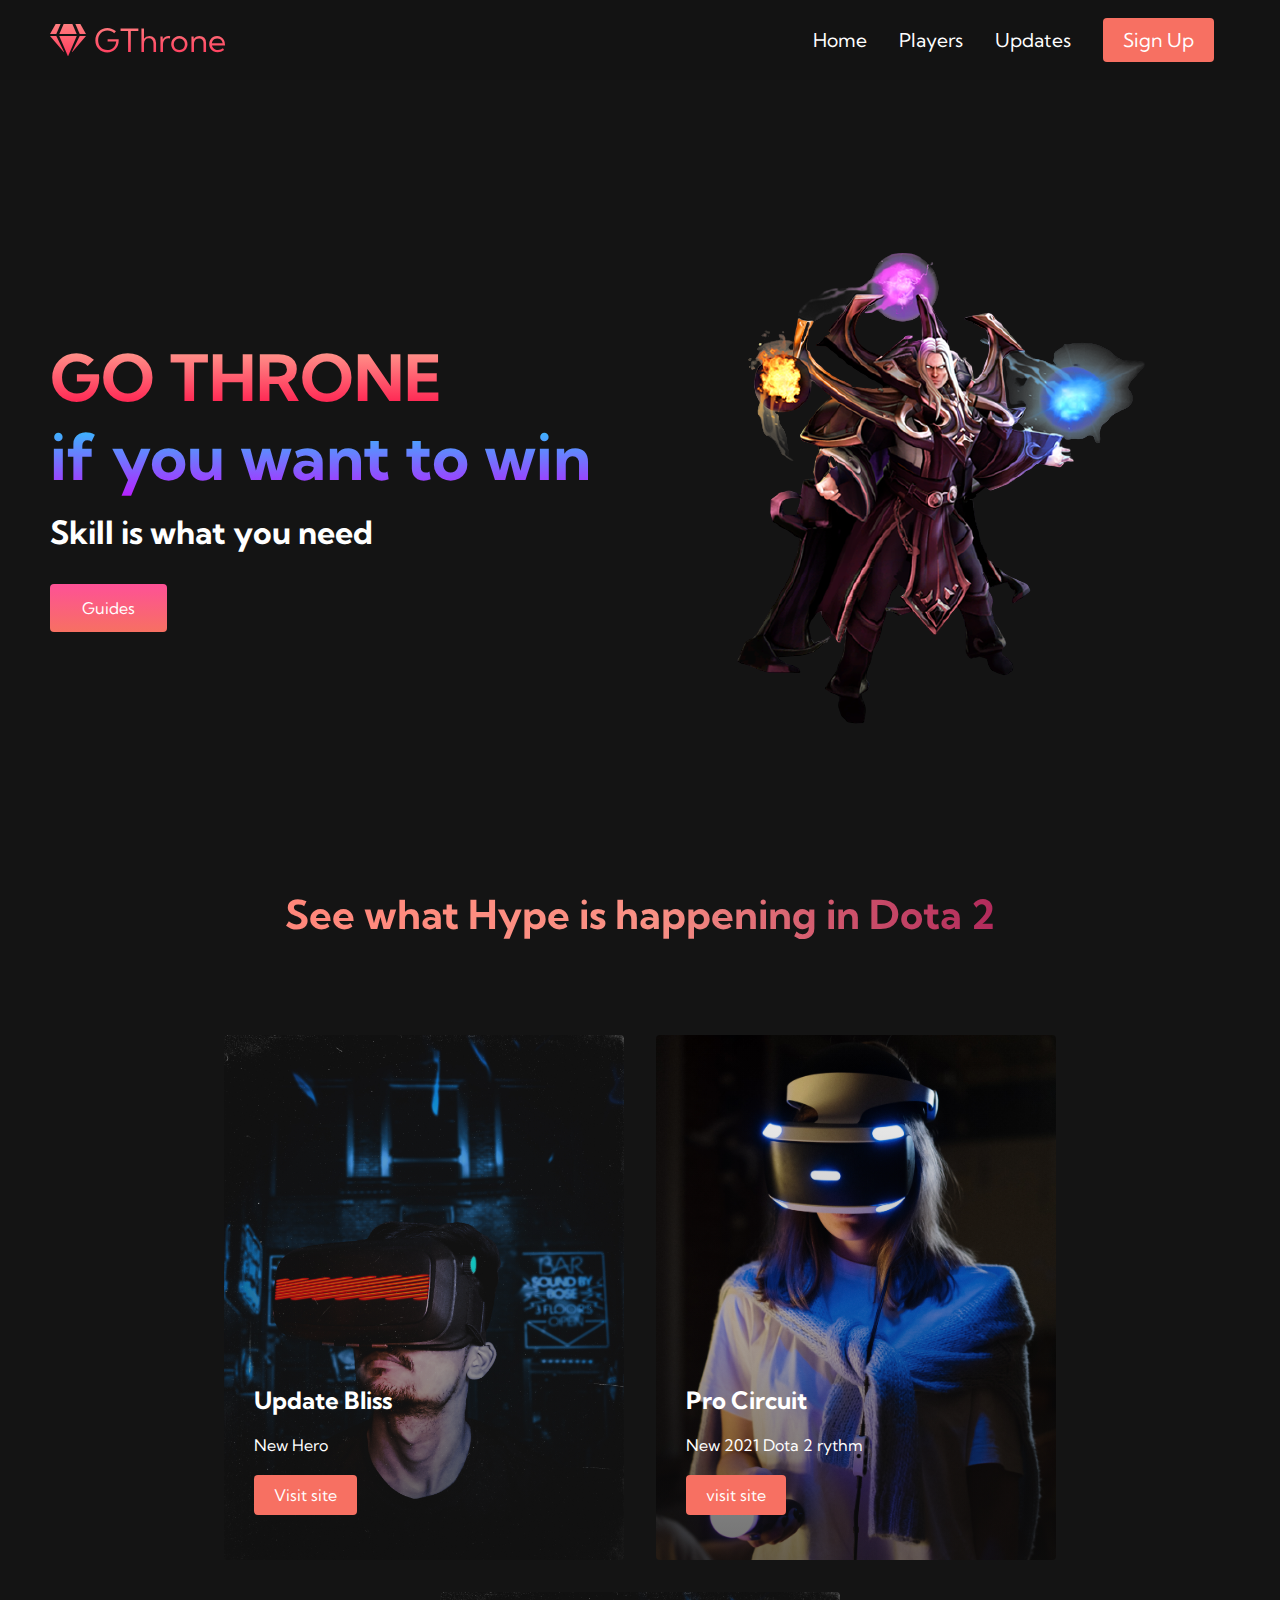
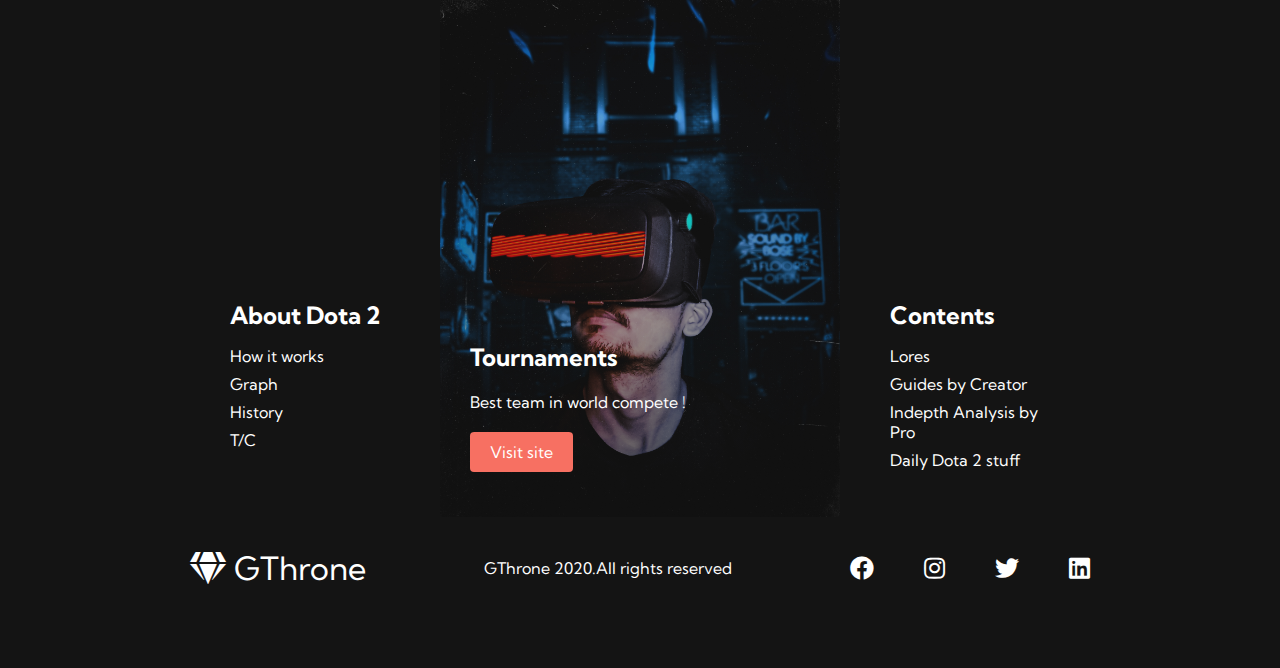
<file: index.html>
<html lang="en">
<head>
    <meta charset="UTF-8">
    <meta name="viewport" content="width=device-width, initial-scale=1.0">
    <link rel="stylesheet" href="./css/style.css">
    <link rel="stylesheet" href="https://use.fontawesome.com/releases/v5.15.1/css/all.css">
    <link href="https://fonts.googleapis.com/css2?family=Kumbh+Sans:wght@300&display=swap" rel="stylesheet">
    <title>GThroneNExt</title>
</head>
<body>
 
    <!----navigation Bar here-->

    <nav class="navbar">
        <div class="navbar__container">

            <a href="/" id="navbar__logo">
                <i class="fas fa-gem"></i>
                 GThrone
            </a>

            <div class="navbar__toggle" id="mobile-menu">
                <span class="bar"></span>
                <span class="bar"></span>
                <span class="bar"></span>
            </div>

            <ul class="navbar__menu">
                <li class="navbar__item">
                    <a href="index.html" class="navbar__links">Home
                    </a>
                </li>
                <li class="navbar__item">
                    <a href="player.html" class="navbar__links">Players
                    </a>
                </li>
                <li class="navbar__item">
                    <a href="#" class="navbar__links">Updates
                    </a>
                </li>
                <li class="navbar__btn">
                    <a href="#" class="button">Sign Up
                    </a>
                </li>
            </ul>

        </div>
    </nav>

    <!----Header  here !-->
    <div class="main">
        <div class="main__container">

            <div class="main__content">
                <h1>GO THRONE</h1>
                <h2>if you want to win</h2>
                <p>Skill is what you need</p>
                <button class="main__btn">
                    <a href="#">
                        Guides
                    </a>
                </button>
            </div>

            <div class="main__img--container">
              <img src="./image/invoker-removebg-preview.png" alt="pic" id="main__img">  
            </div>

        </div>
    </div>


    <!--services section-->

        <div class="services">
            <h1>See what Hype is happening in Dota 2</h1>
            <div class="services__container">
                <div class="services__card">
                    <h2>Update Bliss</h2>
                    <p>New Hero</p>
                    <button>Visit site</button>
                </div>
                <div class="services__card">
                    <h2>Pro Circuit</h2>
                    <p>New 2021 Dota 2 rythm</p>
                    <button>visit site</button>
                </div>
                <div class="services__card">
                    <h2>Tournaments</h2>
                    <p>Best team in world compete ! </p>
                    <button>Visit site</button>
                </div>
            </div>
        </div>


        <!---footer-->
        <div class="footer__container">
            <div class="footer__links">

                <div class="footer__link--wrapper">

                    <div class="footer__link--items">
                        <h2>About Dota 2</h2>
                        <a href="/">How it works</a>
                        <a href="/">Graph</a>
                        <a href="/">History</a>
                        <a href="/">T/C</a>
                    </div>

                    <div class="footer__link--items">
                        <h2>Us</h2>
                        <a href="/">Who we ?</a>
                        <a href="/">Why we made ?</a>
                        <a href="/">Contact</a>
                        <a href="/">stats</a>
                    </div>

                </div>

                 <div class="footer__link--wrapper">

                    <div class="footer__link--items">
                        <h2>Your Career </h2>
                        <a href="/">As player</a>
                        <a href="/">As Streamer</a>
                        <a href="/">As Coach</a>
                        <a href="/">As Caster/Analayst</a>
                    </div>

                    <div class="footer__link--items">
                        <h2>Contents</h2>
                        <a href="/">Lores</a>
                        <a href="/">Guides by Creator</a>
                        <a href="/">Indepth Analysis by Pro</a>
                        <a href="/">Daily Dota 2 stuff</a>
                    </div>

                </div>

            </div>
            <div class="social__media">
                <div class="social__media--wrap">
                    <div class="footer__logo">
                        <a href="" id="footer__logo"><i class="fas fa-gem"></i>GThrone</a>
                    </div>
                    <p class="website__right">GThrone 2020.All rights reserved</p>
                    <div class="social__icons">
                        <a href="" class="social__icons--link" target="_blank">
                            <i class="fab fa-facebook"></i>
                        </a>
                        <a href="" class="social__icons--link" target="_blank">
                            <i class="fab fa-instagram"></i>
                        </a>
                        <a href="" class="social__icons--link" target="_blank">
                            <i class="fab fa-twitter"></i>
                        </a>
                        <a href="" class="social__icons--link" target="_blank">
                            <i class="fab fa-linkedin"></i>
                        </a>
                    </div>
                </div>
            </div>
        </div>

      

<script src="/js/script.js"></script>
</body>
</html>
</file>
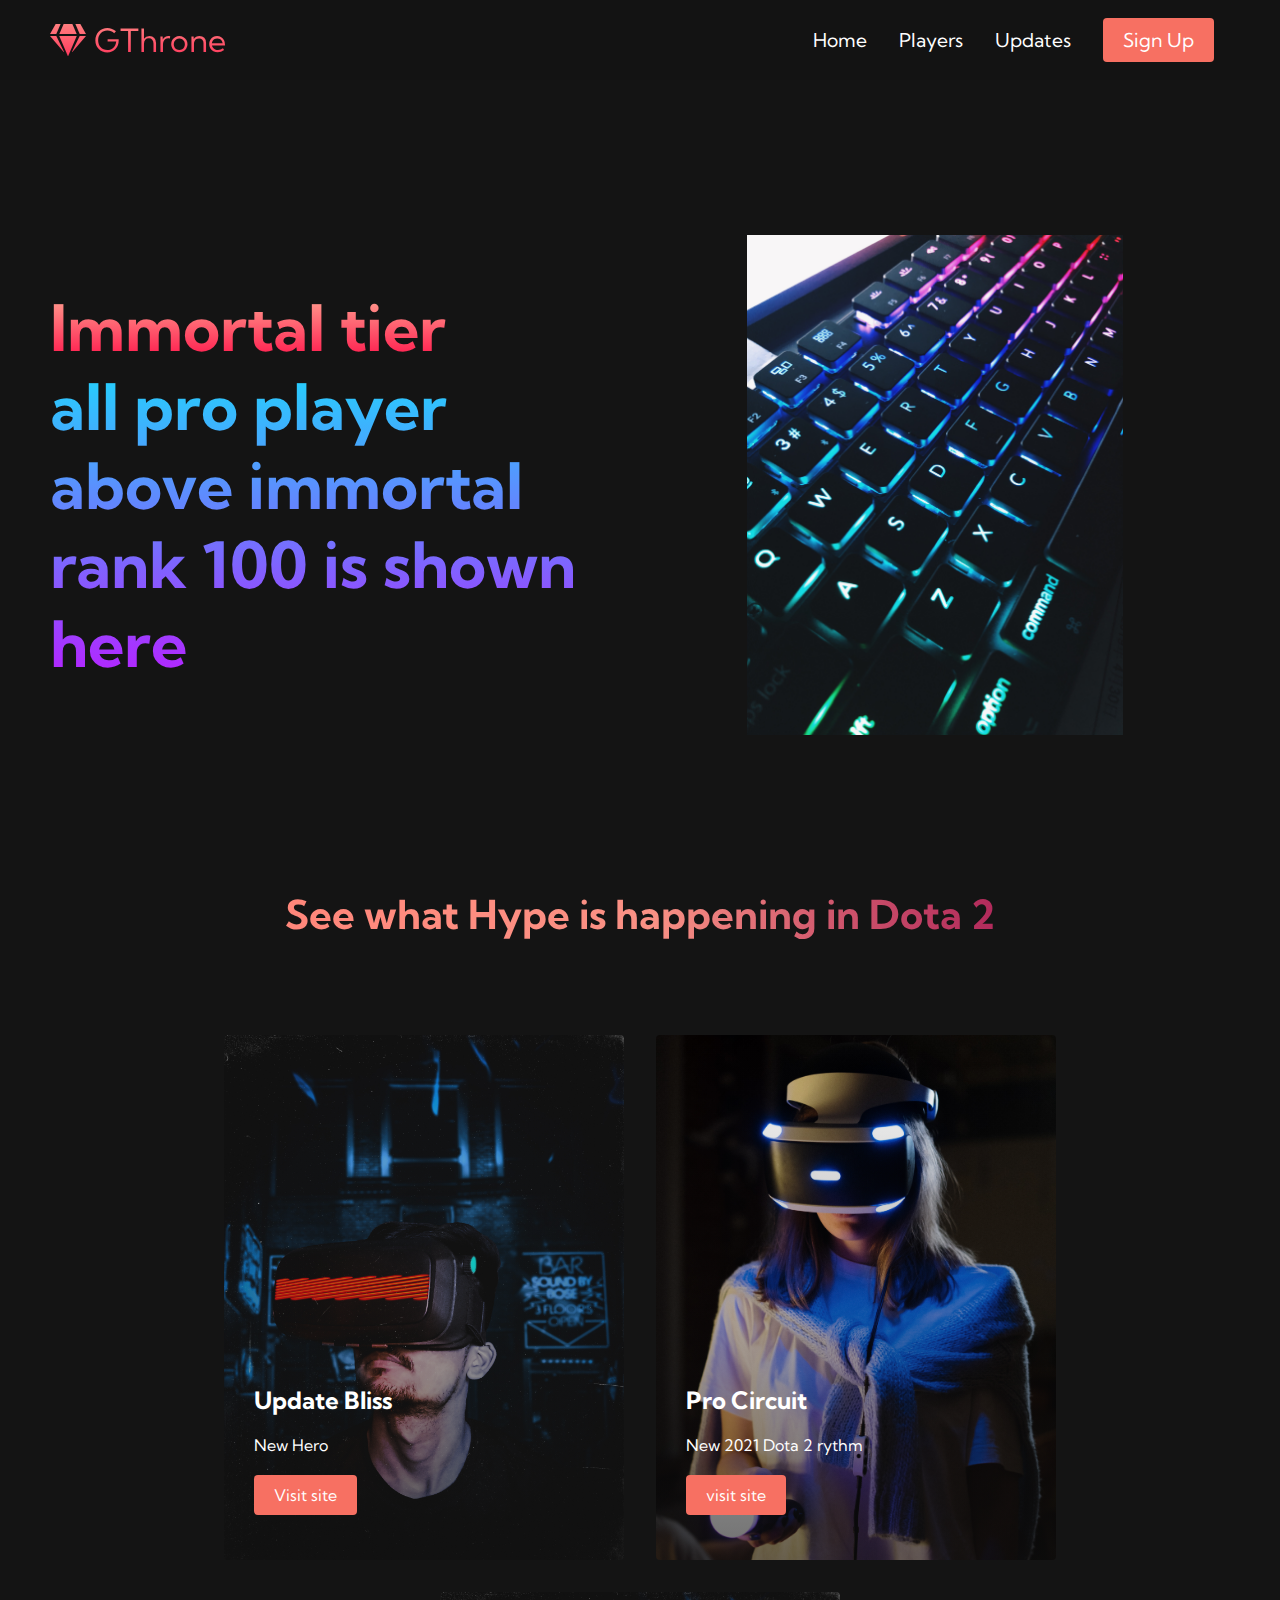
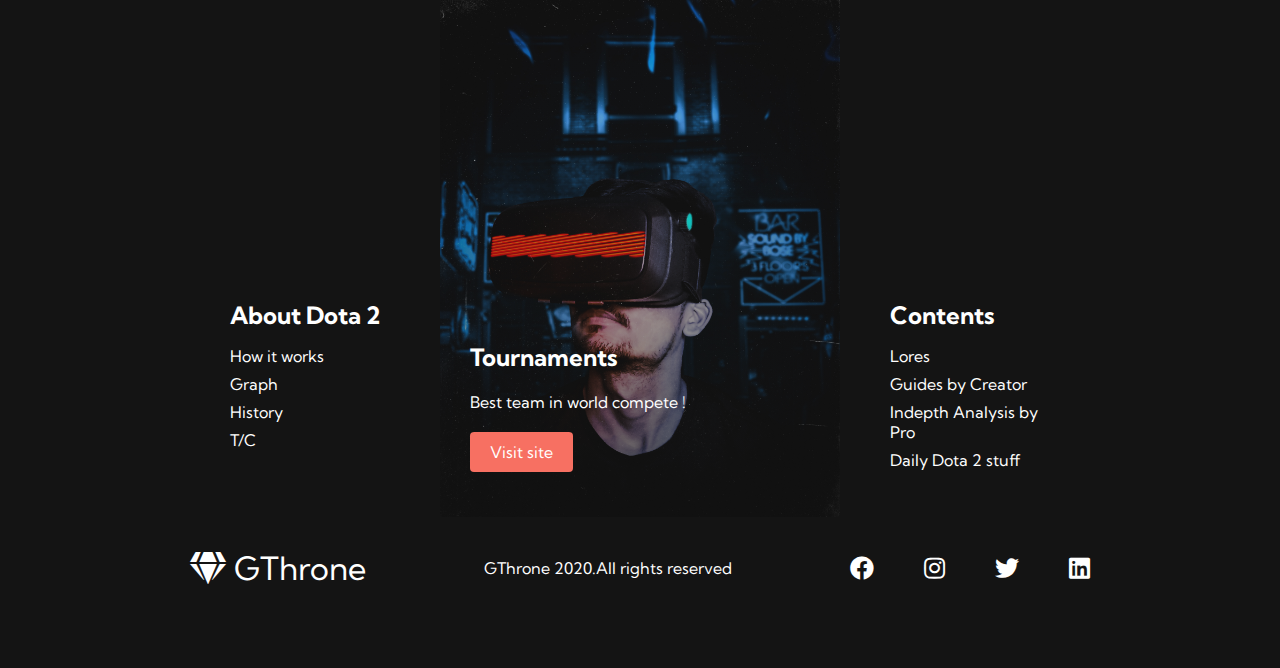
<file: player.html>
<html lang="en">
<head>
    <meta charset="UTF-8">
    <meta name="viewport" content="width=device-width, initial-scale=1.0">
    <link rel="stylesheet" href="./css/style.css">
    <link rel="stylesheet" href="https://use.fontawesome.com/releases/v5.15.1/css/all.css">
    <link href="https://fonts.googleapis.com/css2?family=Kumbh+Sans:wght@300&display=swap" rel="stylesheet">
    <title>GThroneNExt</title>
</head>
<body>
 
    <!----navigation Bar here-->

    <nav class="navbar">
        <div class="navbar__container">

            <a href="/" id="navbar__logo">
                <i class="fas fa-gem"></i>
                 GThrone
            </a>

            <div class="navbar__toggle" id="mobile-menu">
                <span class="bar"></span>
                <span class="bar"></span>
                <span class="bar"></span>
            </div>

            <ul class="navbar__menu">
                <li class="navbar__item">
                    <a href="/" class="navbar__links">Home
                    </a>
                </li>
                <li class="navbar__item">
                    <a href="player.html" class="navbar__links">Players
                    </a>
                </li>
                <li class="navbar__item">
                    <a href="#" class="navbar__links">Updates
                    </a>
                </li>
                <li class="navbar__btn">
                    <a href="#" class="button">Sign Up
                    </a>
                </li>
            </ul>

        </div>
    </nav>

    <!----Header  here !-->
    <div class="main">
        <div class="main__container">

            <div class="main__content">
                <h1>Immortal tier </h1>
                <h2>all  pro player above immortal rank 100 is shown here</h2>
            </div>

            <div class="main__img--container">
              <img src="image/pic2.jpg" alt="pic" id="main__img">  
            </div>

        </div>
    </div>


    <!--services section-->

        <div class="services">
            <h1>See what Hype is happening in Dota 2</h1>
            <div class="services__container">
                <div class="services__card">
                    <h2>Update Bliss</h2>
                    <p>New Hero</p>
                    <button>Visit site</button>
                </div>
                <div class="services__card">
                    <h2>Pro Circuit</h2>
                    <p>New 2021 Dota 2 rythm</p>
                    <button>visit site</button>
                </div>
                <div class="services__card">
                    <h2>Tournaments</h2>
                    <p>Best team in world compete ! </p>
                    <button>Visit site</button>
                </div>
            </div>
        </div>


        <!---footer-->
        <div class="footer__container">
            <div class="footer__links">

                <div class="footer__link--wrapper">

                    <div class="footer__link--items">
                        <h2>About Dota 2</h2>
                        <a href="/">How it works</a>
                        <a href="/">Graph</a>
                        <a href="/">History</a>
                        <a href="/">T/C</a>
                    </div>

                    <div class="footer__link--items">
                        <h2>Us</h2>
                        <a href="/">Who we ?</a>
                        <a href="/">Why we made ?</a>
                        <a href="/">Contact</a>
                        <a href="/">stats</a>
                    </div>

                </div>

                 <div class="footer__link--wrapper">

                    <div class="footer__link--items">
                        <h2>Your Career </h2>
                        <a href="/">As player</a>
                        <a href="/">As Streamer</a>
                        <a href="/">As Coach</a>
                        <a href="/">As Caster/Analayst</a>
                    </div>

                    <div class="footer__link--items">
                        <h2>Contents</h2>
                        <a href="/">Lores</a>
                        <a href="/">Guides by Creator</a>
                        <a href="/">Indepth Analysis by Pro</a>
                        <a href="/">Daily Dota 2 stuff</a>
                    </div>

                </div>

            </div>
            <div class="social__media">
                <div class="social__media--wrap">
                    <div class="footer__logo">
                        <a href="" id="footer__logo"><i class="fas fa-gem"></i>GThrone</a>
                    </div>
                    <p class="website__right">GThrone 2020.All rights reserved</p>
                    <div class="social__icons">
                        <a href="" class="social__icons--link" target="_blank">
                            <i class="fab fa-facebook"></i>
                        </a>
                        <a href="" class="social__icons--link" target="_blank">
                            <i class="fab fa-instagram"></i>
                        </a>
                        <a href="" class="social__icons--link" target="_blank">
                            <i class="fab fa-twitter"></i>
                        </a>
                        <a href="" class="social__icons--link" target="_blank">
                            <i class="fab fa-linkedin"></i>
                        </a>
                    </div>
                </div>
            </div>
        </div>

      

<script src="/js/script.js"></script>
</body>
</html>
</file>
<file: css/style.css>
*{
    margin: 0;
    padding: 0;
    box-sizing: border-box;
    font-family: 'Kumbh Sans',sans-serif;
}

.navbar{
    background: #131313;
    height: 80px;
    display: flex;
    justify-content: center;
    align-items: center;
    font-size: 1.2rem;
    position: sticky;
    top: 0;
    z-index: 999;
}

.navbar__container{
    display: flex;
    justify-content: space-between;
    height: 80px;
    z-index: 1;
    width: 100%;
    max-width: 1300px;
    margin: 0 auto;
    padding: 0 50px;
}

#navbar__logo{
    background-color:#ff8177;
    background-image: linear-gradient(to top,#ff0844 0%,#ffb199 100%);
    background-size: 100%;
    -webkit-background-clip: text;
    -moz-background-clip: text;
    -webkit-text-fill-color: transparent;
    -moz-text-fill-color: transparent;
    display: flex;
    align-items: center;
    cursor: pointer;
    text-decoration:none;
    font-size: 2rem;
}

.fa-gem{
    margin-right: 0.5rem;
}

.navbar__menu{
    display: flex;
    align-items: center;
    list-style: none;
    text-align: center;
}

.navbar__item{
    height: 80px;
}

.navbar__links{
    color: #fff;
    display: flex;
    align-items: center;
    justify-content: center;
    text-decoration: none;
    padding: 0 1rem;
    height: 100%;
}

.navbar__btn{
    display: flex;
    justify-content: center;
    align-items: center;
    padding: 0 1rem;
    width: 100%;
}

.button{
    display: flex;
    justify-content: center;
    align-items: center;
    text-decoration: none;
    padding: 10px 20px;
    height: 100%;
    width: 100%;
    border: none;
    outline: none;
    border-radius: 4px;
    background: #f77062;
    color: #fff;
}

.button:hover{
    background: #4837ff;
    transition: all 0.3s ease;
}

.navbar__links:hover{
    color: #f77062;
    transition: all 0.3s ease;
}

@media screen and (max-width: 960px){
    .navbar__container{
        display: flex;
        justify-content: space-between;
        height: 80px;
        z-index: 1;
        width: 100%;
        max-width: 1300px;
        padding: 0;
    }

    .navbar__menu{
        display: grid;
        grid-template-columns: auto;
        margin: 0;
        width: 100%;
        position: absolute;
        top: -1800px;
        opacity: 0;
        background: #131313;
        transition: all 0.5s ease;
        height: 50vh;
        z-index: -1;
    }

    .navbar__menu.active{
        background: #131313;
        top: 100%;
        opacity: 1;
        transition: all 0.5s ease;
        z-index: 99;
        height: 50vh;
        font-size: 1.6rem;
    }

    #navbar__logo{
        padding-left: 25px;
    }

    .navbar__toggle .bar{
        width: 25px;
        height: 3px;
        margin: 5px auto;
        transition: all 0.3s ease-in-out;
        background: #fff;
    }

    .navbar__item{
        width: 100%;
    }

    .navbar__links{
        text-align: center;
        padding: 2rem;
        width: 100%;
        display: table;
    }

    #mobile-menu{
        position: absolute;
        top: 20%;
        right: 5%;
        transform: translate(5%,20%);
    }

    .navbar__btn{
        padding-bottom: 2rem;
    }

    .button{
        display: flex;
        justify-content: center;
        align-items: center;
        width: 80%;
        height: 80px;
        margin: 0;
    }

    .navbar__toggle .bar{
        display: block;
        cursor: pointer;
    }

    #mobile-menu.is-active .bar:nth-child(2){
        opacity: 0;
    }

    #mobile-menu.is-active .bar:nth-child(1){
        transform: translateY(8px) rotate(45deg);
    }

    #mobile-menu.is-active .bar:nth-child(3){
        transform: translateY(-8px) rotate(-45deg);
    }

}



/* header css */

.main{
    background-color: #141414;
}

 .main__container{
    display: grid;
    grid-template-columns: 1fr 1fr;
    align-items: center;
    justify-self: center;
    margin: 0 auto;
    height: 90%;
    background-color: #141414;
    z-index: 1;
    width: 100%;
    max-width: 1300px;
    padding: 0 50px;
}

.main__content h1{
    font-size: 4rem;
    background-color: #ff8177;
    background-image: linear-gradient(to top,#ff0844 0%, #ffb199 100%);
    background-size: 100%;
    -webkit-background-clip:text;
    -moz-background-clip:text;
    -webkit-text-fill-color:transparent;
    -moz-text-fill-color:transparent;
}

.main__content h2{
    font-size: 4rem;
    background-color: #ff8177;
    background-image: linear-gradient(to top,#b721ff 0%, #21d4fd 100%);
    background-size: 100%;
    -webkit-background-clip:text;
    -moz-background-clip:text;
    -webkit-text-fill-color:transparent;
    -moz-text-fill-color:transparent;
}

.main__content p{
    margin-top: 1rem;
    font-size: 2rem;
    font-weight: 700;
    color: white;
}

 .main__btn{
    font-size: 1rem;
    background-image: linear-gradient(to top,#f77062 0%, #fe5196 100%);
    padding: 14px 32px;
    border: none;
    border-radius: 4px;
    color: #fff;
    margin-top: 2rem;
    cursor: pointer;
    position:relative;
    transition: all 0.35s;
    outline: none;
}

.main__btn a{
    position: relative;
    z-index: 2;
    color: white;
    text-decoration: none;
}

.main__btn:after{
    position: absolute;
    content: '';
    top: 0;
    left: 0;
    width: 0;
    height: 100%;
    background: #4837ff;
    transition: all 0.35s;    
    border-radius: 4px;
}

.main__btn:hover{
    color: #fff;
}

.main__btn:hover:after{
    width: 100%;
} 

.main__img--container{
    text-align: center;
}

#main__img{
    
    height: 500px;
}

/*mobile responsive */
@media screena and (max-width:768px){
    .main__container{
        display: grid;
        grid-template-columns:auto;
        align-items: center;
        justify-self: center;
        width: 100%;
        margin: 0 auto;
        height: 90vh;
    }

    .main__content{
        text-align: center;
        margin-bottom: 4rem;
    }

    .main__content h1{
        font-size: 2.5rem;
        margin-top: 2rem;
    }

    .main__content h2{
        font-size: 3rem;
    }

    .main__content p{
        margin-top: 1rem;
        font-size: 1.5rem;
    }

}

@media screen and (max-width:480px){
    .main__content h1{
        font-size: 2rem;
        margin-top: 3rem;
    }

    .main__content h2{
        font-size: 2em;
    }

    .main__content p{
        margin-top: 2rem;
        font-size: 1.5rem;
    }

    .main__btn{
        padding: 12px 36px;
        margin: 2.5rem 0;
    }
}

/* services section css */
.services{
     background: #141414;
    display: flex;
    flex-direction: column;
    align-items: center;
    height: 100vh;
}

.services h1{
    background-color: #ff8177;
    background-image: linear-gradient(to right,#ff8177 0%,
    #ff867a 0%,
    #ff8c7f 21%,
    #f99185 52%,
    #cf556c 78%,
   #b12a5b 100%
    );
    background-size: 100%;
    margin-bottom: 5rem;
    font-size: 2.5rem;
    -webkit-background-clip:text;
    -moz-background-clip:text;
    -webkit-text-fill-color:transparent;
    -moz-text-fill-color:transparent;
}

.services__container{
    display: flex;
    justify-content: center;
    flex-wrap: wrap;
}

.services__card{
    margin: 1rem;
    height: 525px;
    width: 400px;
    border-radius: 4px;
    background-image: linear-gradient(to bottom,
    rgba(0,0,0,0) 0%,
    rgba(17,17,17,0.6)100%), url('../image/pic3.jpg');
    background-size: cover;
    position: relative;
    color: #fff;
}

.services__card:nth-child(2){
    background-image: linear-gradient(to bottom,
    rgba(0,0,0,0) 0%,
    rgba(17,17,17,0.6)100%), url('../image/pic4.jpg');
}

.services h2{
    position: absolute;
    top: 350px;
    left: 30px;
}

.services__card p{
    position: absolute;
    top: 400px;
    left: 30px;
}

.services__card button{
    color: #fff;
    padding: 10px 20px;
    border: none;
    outline: none;
    border-radius: 4px;
    background:#f77062;
    position: absolute;
    top: 440px;
    left: 30px;
    font-size: 1rem;
    cursor: pointer;
}

.services__card:hover{
    transform: scale(1.075);
    transition: 0.2s ease-in;
    cursor: pointer;
}

@media screen and (max-width:960px){
    .services{
        height: 1600px;
    }

    .services h1{
        font-size: 2rem;
        margin-top: 12rem;
    }
}

@media screen and (max-width:480px){
    .services{
        height: 1400px;
    }

    .services h1{
        font-size: 1.2rem;
    }

    .services__card{
        width: 300px;
    }
}

/* footer css */
.footer__container{
    background-color: #141414;
    padding: 5rem 0;
    display: flex;
    flex-direction: column;
    justify-content: center;
    align-items: center;
}

#footer__logo{
    color: #fff;
    display: flex;
    align-items: center;
    cursor: pointer;
    text-decoration: none;
    font-size: 2rem;
}

 .footer__links{
    width: 100%;
    max-width: 1300px;
    display: flex;
    justify-content: center;
}

.footer__link--wrapper{
    display: flex;
}

.footer__link--items{
    display: flex;
    flex-direction: column;
    align-items: flex-start;
    margin: 30px;
    text-align: left;
    width: 160px;
    box-sizing: border-box;
}  

.footer__link--items h2{
    margin-bottom:16px
}

.footer__link--items > h2{
    color: #fff;
}
.footer__link--items > a{
    color: #fff;
    text-decoration: none;
    margin-bottom: 0.5rem;
}

.footer__link--items a:hover{
    color: #e9e9e9;
    transition: 0.3s ease-out;
}

/*social icons */

.social__icons--link{
    color: #fff;
    font-size: 24px;
}

.social__media{
    max-width: 1000px;
    width: 100%;
}

.social__media--wrap{
    display: flex;
    justify-content: space-between;
    align-items: center;
    width: 90%;
    max-width: 1000px;
    margin: 40px auto 0 auto;
}

.social__icons{
    display: flex;
    justify-content: space-between;
    align-items: center;
    width: 240px;
}

.social__logo{
    color: #fff;
    justify-self: flex-start;
    margin-left: 20px;
    cursor: pointer;
    text-decoration: none;
    display: flex;
    align-items: center;
    margin-bottom: 16px;
}

.website__right{
    color: #fff;
}

@media screen and (max-width:820px){
    .footer__links{
        padding-top: 2rem;
    }

    #footer__logo{
        margin-bottom: 2rem;
    }

    .footer__link--wrapper{
        flex-direction: column;
    }

    .social__media--wrap{
        flex-direction: column;
    }
}

@media screen and (max-width:480px){
    .footer__link--items{
        margin: 0;
        padding: 10px;
        width: 100%;
    }
}
</file>
